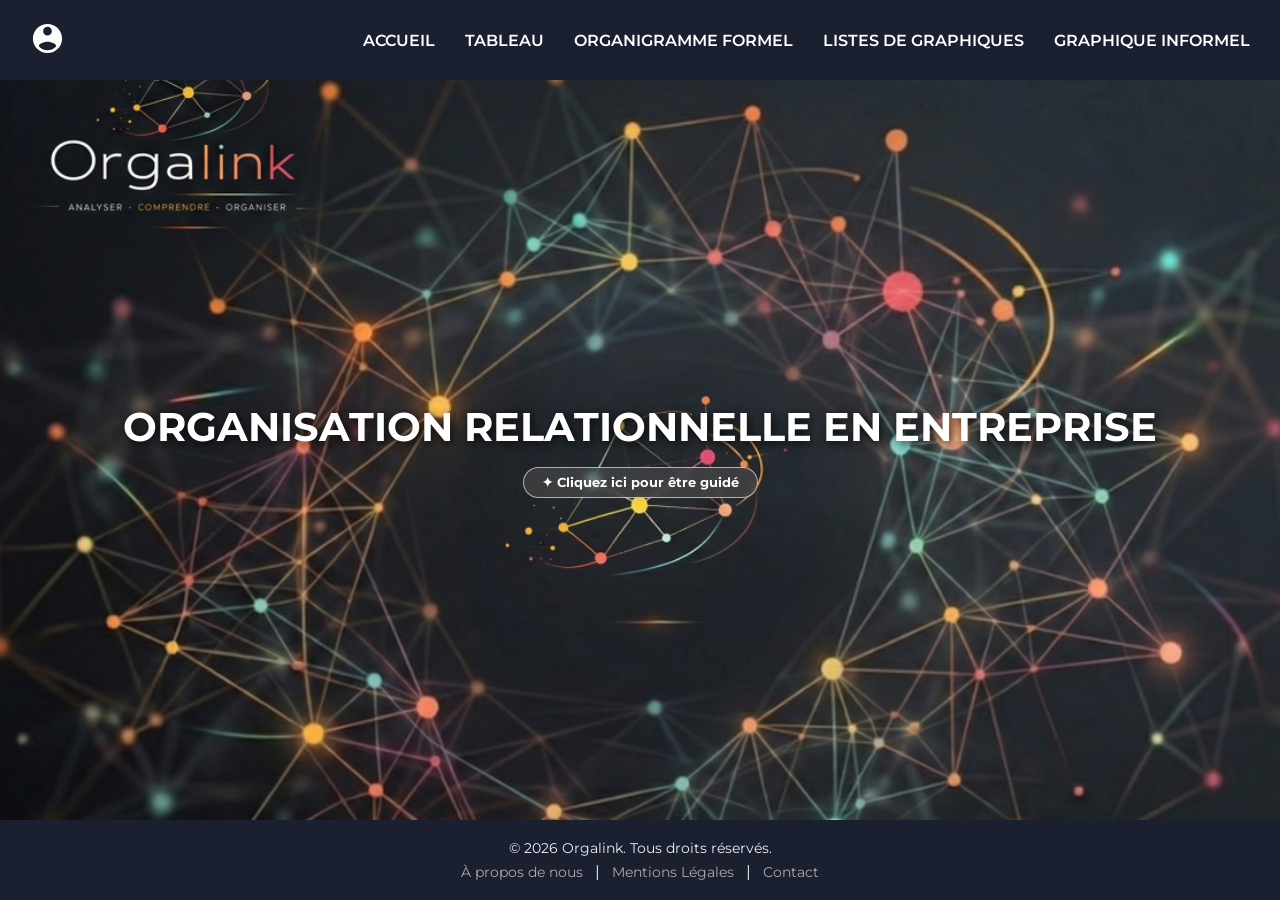
<file: html/index.html>
<!DOCTYPE html>
<html lang="fr">
 
<head>
    <meta charset="UTF-8">
    <meta name="viewport" content="width=device-width, initial-scale=1.0">
    <link href="https://fonts.googleapis.com/css2?family=Montserrat:wght@400;600;700&family=Rajdhani:wght@500;600;700&display=swap" rel="stylesheet">
    <title>Orgalink - Accueil</title>
    <link rel="stylesheet" href="../css/style.css">
</head>
 
<body>
 
    <!-- HEADER -->
    <div class="header">
        <div class="sides">
            <div id="authButtons" class="login-icon"></div>
        </div>

        <nav class="header-nav">
            <a href="../html/index.html">Accueil</a>
            <a href="../html/dashboard.html">Tableau</a>
            <a href="../html/organigramme.html">Organigramme formel</a>
            <a href="../html/admin_view.html">Listes de graphiques</a>
            <a href="../html/test_graph.html">Graphique informel</a>
        </nav>
    </div>
 
    <!-- SECTION IMAGE D'ACCUEIL -->
    <section class="home-banner">
        <div class="info">
            <h1>ORGANISATION RELATIONNELLE EN ENTREPRISE</h1>
        
            <div class="meta">
                <span class="info-bubble">
                    <span class="info-bubble-icon">✦ Cliquez ici pour être guidé</span>
                    <span class="tooltip-text">
                        <strong style="display:block; margin-bottom:8px;">Pour réussir à 100% votre étude de cas :</strong>
                        <div class="tooltip-step"><span class="tooltip-num">1</span> Remplir les acteurs dans l'onglet <em>Tableau</em></div>
                        <div class="tooltip-step"><span class="tooltip-num">2</span> Générer l'organigramme formel</div>
                        <div class="tooltip-step"><span class="tooltip-num">3</span> Générer l'organigramme informel</div>
                        <div class="tooltip-step"><span class="tooltip-num">4</span> Le modifier pour affiner l'analyse des relations sociales</div>
                    </span>
                </span>
            </div>
        </div>
    </section>
 
    <!-- PIED DE PAGE -->
    <footer>
        <div class="footer-content">
            <p>&copy; 2026 Orgalink. Tous droits réservés.</p>
            <nav>
                <a href="../html/about.html">À propos de nous</a> |
                <a href="../html/mentions_legales.html">Mentions Légales</a> |
                <a href="../html/contact.html">Contact</a>
            </nav>
        </div>
    </footer>
 
    <script src="../js/script.js"></script>
 
</body>
</html>
</file>
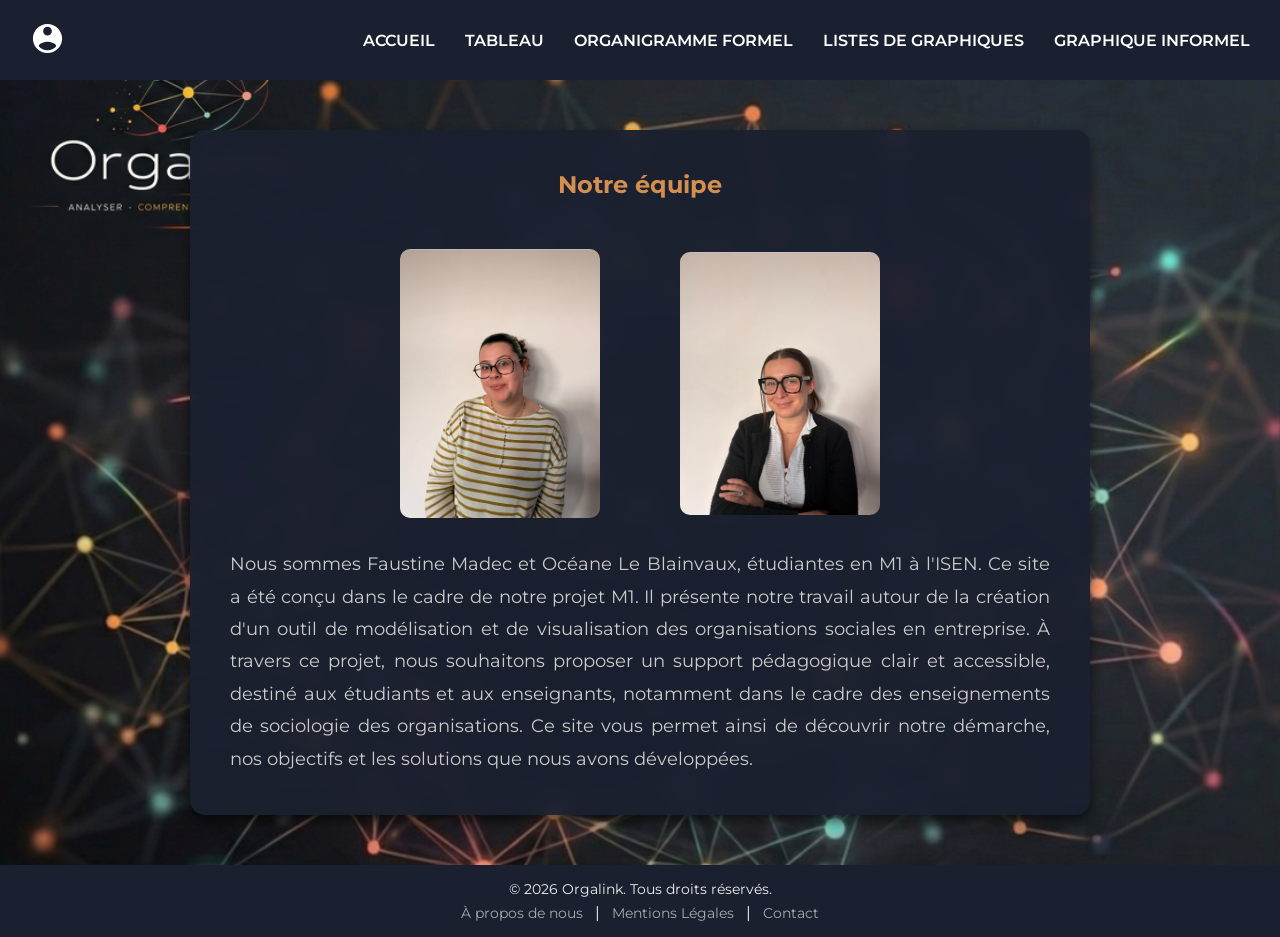
<file: html/about.html>
<!DOCTYPE html>
<html lang="fr">

<head>
    <meta charset="UTF-8">
    <meta name="viewport" content="width=device-width, initial-scale=1.0">
    <title>À propos - ORFI</title>
    <link rel="stylesheet" href="../css/style.css">
    <link rel="stylesheet" href="../css/about.css">
    <link href="https://fonts.googleapis.com/css2?family=Montserrat:wght@400;600;700&family=Rajdhani:wght@500;600;700&display=swap" rel="stylesheet">
</head>

<body>

    <!-- HEADER -->
    <div class="header">
        <div class="sides">
            <div id="authButtons" class="login-icon"></div>
        </div>
        <nav class="header-nav">
            <a href="../html/index.html">Accueil</a>
            <a href="../html/dashboard.html">Tableau</a>
            <a href="../html/organigramme.html">Organigramme formel</a>
            <a href="../html/admin_view.html">Listes de graphiques</a>
            <a href="../html/test_graph.html">Graphique informel</a>
        </nav>
    </div>

    <!-- SECTION À PROPOS -->
    <section class="about-content">
        <h1>Notre équipe</h1>
        <div class="team-images">
            <img src="../image/Faustine.png">
            <img src="../image/Oceane.png">
        </div>
        <p>Nous sommes Faustine Madec et Océane Le Blainvaux, étudiantes en M1 à l'ISEN.
        Ce site a été conçu dans le cadre de notre projet M1. Il présente notre travail autour de la création d'un outil de modélisation et de visualisation des organisations sociales en entreprise.
        À travers ce projet, nous souhaitons proposer un support pédagogique clair et accessible, destiné aux étudiants et aux enseignants, notamment dans le cadre des enseignements de sociologie des organisations.
        Ce site vous permet ainsi de découvrir notre démarche, nos objectifs et les solutions que nous avons développées.</p>
    </section>

    <!-- FOOTER -->
    <footer>
        <div class="footer-content">
            <p>&copy; 2026 Orgalink. Tous droits réservés.</p>
            <nav>
                <a href="../html/about.html">À propos de nous</a> |
                <a href="../html/mentions_legales.html">Mentions Légales</a> |
                <a href="../html/contact.html">Contact</a>
            </nav>
        </div>
    </footer>

    <script src="../js/script.js"></script>

</body>

</html>
</file>
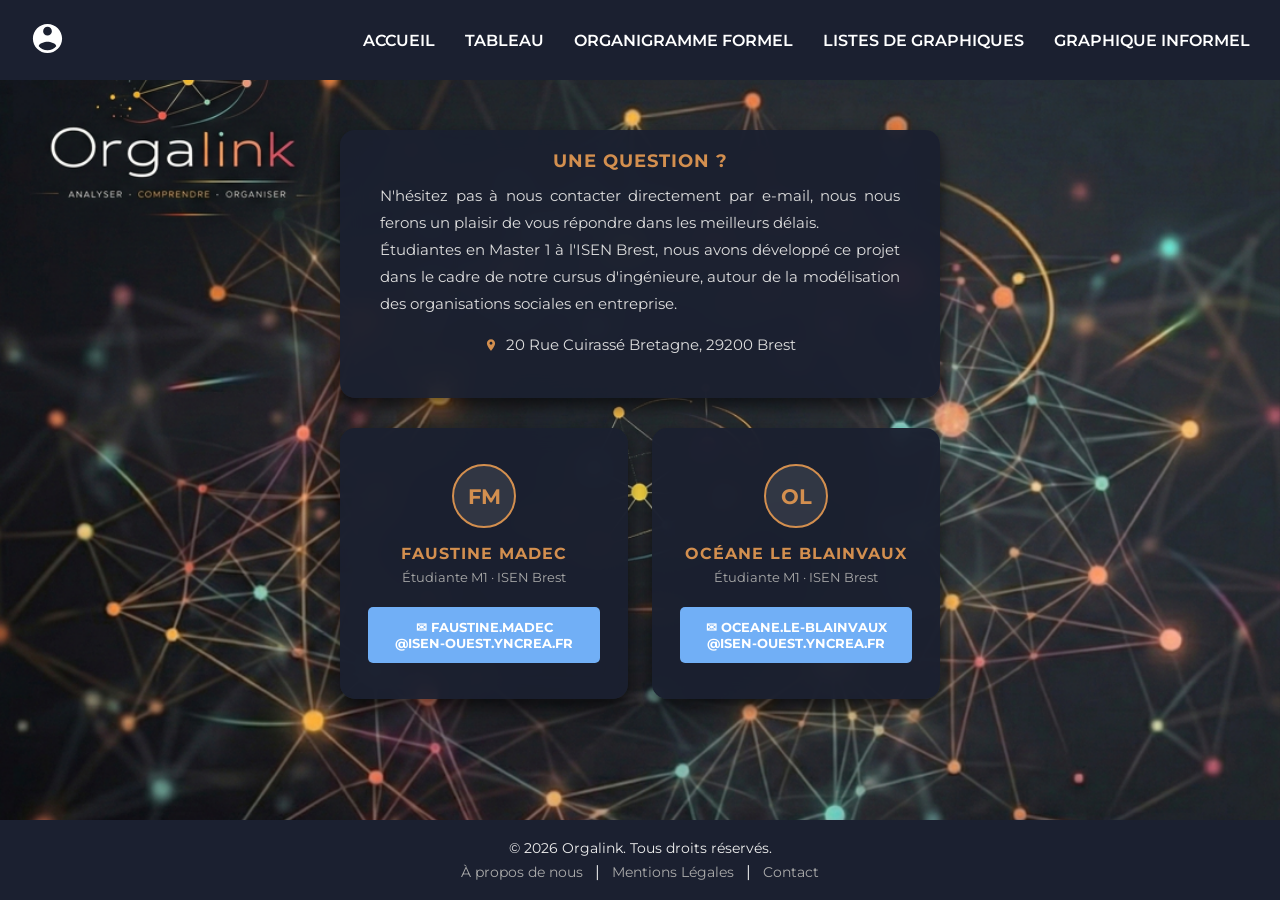
<file: html/contact.html>
<!DOCTYPE html>
<html lang="fr">
 
<head>
    <meta charset="UTF-8">
    <meta name="viewport" content="width=device-width, initial-scale=1.0">
    <title>Contact - Orgalink</title>
    <link rel="stylesheet" href="../css/style.css">
    <link rel="stylesheet" href="../css/contact.css">
    <link href="https://fonts.googleapis.com/css2?family=Montserrat:wght@400;600;700&family=Rajdhani:wght@500;600;700&display=swap" rel="stylesheet">
</head>
 
<body>
 
    <!-- HEADER -->
    <div class="header">
        <div class="sides">
            <div id="authButtons" class="login-icon"></div>
        </div>
        <nav class="header-nav">
            <a href="../html/index.html">Accueil</a>
            <a href="../html/dashboard.html">Tableau</a>
            <a href="../html/organigramme.html">Organigramme formel</a>
            <a href="../html/admin_view.html">Listes de graphiques</a>
            <a href="../html/test_graph.html">Graphique informel</a>
        </nav>
    </div>
 
    <!-- CONTENU -->
    <div class="contact-wrapper">
 
        <!-- CARTE ÉCOLE -->
        <div class="container">
            <div class="faq-item">
                <h3 class="faq-question"> Une question ?</h3>
                <p class="faq-answer">N'hésitez pas à nous contacter directement par e-mail, nous nous ferons un plaisir de vous répondre dans les meilleurs délais.</p>
            </div>

            <div class="faq-item">
                <p class="faq-answer">Étudiantes en Master 1 à l'ISEN Brest, nous avons développé ce projet dans le cadre de notre cursus d'ingénieure, autour de la modélisation des organisations sociales en entreprise.</p>
            </div>

            <p class="address">
                <svg xmlns="http://www.w3.org/2000/svg" width="14" height="14" viewBox="0 0 24 24" fill="#d38f4f">
                    <path d="M12 2C8.13 2 5 5.13 5 9c0 5.25 7 13 7 13s7-7.75 7-13c0-3.87-3.13-7-7-7zm0 9.5c-1.38 0-2.5-1.12-2.5-2.5s1.12-2.5 2.5-2.5 2.5 1.12 2.5 2.5-1.12 2.5-2.5 2.5z"/>
                </svg>
                20 Rue Cuirassé Bretagne, 29200 Brest
            </p>
        </div>
 
        <!-- CARTES ÉQUIPE -->
        <div class="team-grid">
 
            <div class="person-card">
                <div class="avatar">FM</div>
                <h3>Faustine Madec</h3>
                <p class="role">Étudiante M1 · ISEN Brest</p>
                <a class="btn-primary" href="mailto:faustine.madec@isen-ouest.yncrea.fr">
                    ✉ faustine.madec<br>@isen-ouest.yncrea.fr
                </a>
            </div>
 
            <div class="person-card">
                <div class="avatar">OL</div>
                <h3>Océane Le Blainvaux</h3>
                <p class="role">Étudiante M1 · ISEN Brest</p>
                <a class="btn-primary" href="mailto:oceane.le-blainvaux@isen-ouest.yncrea.fr">
                    ✉ oceane.le-blainvaux<br>@isen-ouest.yncrea.fr
                </a>
            </div>
 
        </div>
 
    </div>
 
    <!-- FOOTER -->
    <footer>
        <div class="footer-content">
            <p>&copy; 2026 Orgalink. Tous droits réservés.</p>
            <nav>
                <a href="../html/about.html">À propos de nous</a> |
                <a href="../html/mentions_legales.html">Mentions Légales</a> |
                <a href="../html/contact.html">Contact</a>
            </nav>
        </div>
    </footer>
 
    <script src="../js/script.js"></script>
 
</body>
</html>
</file>
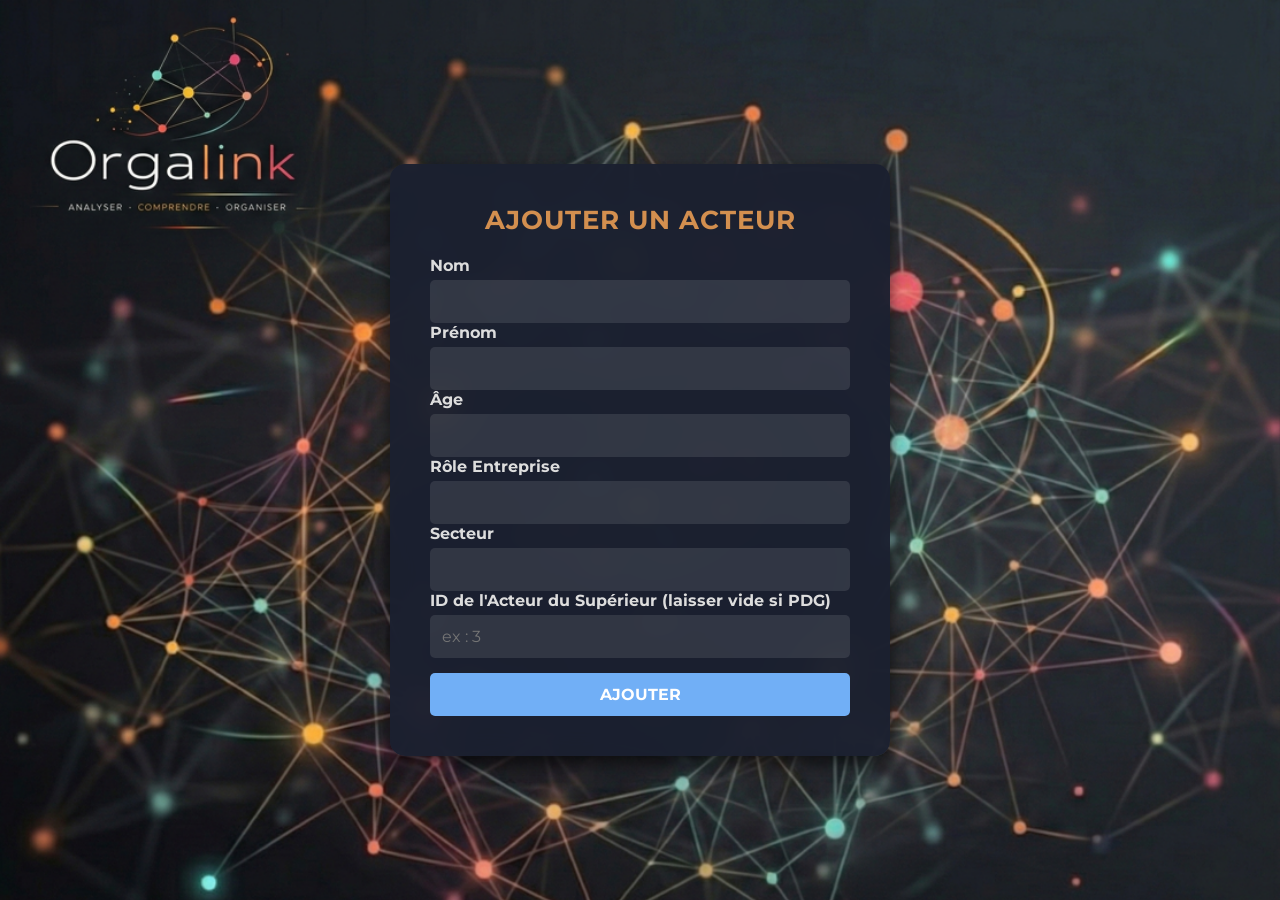
<file: html/create_acteur.html>
<!DOCTYPE html>
<html lang="fr">
<head>
    <meta charset="UTF-8">
    <meta name="viewport" content="width=device-width, initial-scale=1.0">
    <title>Ajouter un Acteur</title>
    <link rel="stylesheet" href="../css/create_acteur.css">
    <link href="https://fonts.googleapis.com/css2?family=Montserrat:wght@400;600;700&family=Rajdhani:wght@500;600;700&display=swap" rel="stylesheet">
</head>
<body>
    <div class="container">
        <h2>Ajouter un Acteur</h2>
        <form id="create-acteur-form">
            <div class="mb-3">
                <label for="nom" class="form-label">Nom</label>
                <input type="text" class="form-control" id="nom" name="nom">
            </div>
            <div class="mb-3">
                <label for="prenom" class="form-label">Prénom</label>
                <input type="text" class="form-control" id="prenom" name="prenom">
            </div>
            <div class="mb-3">
                <label for="age" class="form-label">Âge</label>
                <input type="number" class="form-control" id="age" name="age">
            </div>
            <div class="mb-3">
                <label for="role_entreprise" class="form-label">Rôle Entreprise</label>
                <input type="text" class="form-control" id="role_entreprise" name="role_entreprise">
            </div>
            <div class="mb-3">
                <label for="secteur" class="form-label">Secteur</label>
                <input type="text" class="form-control" id="secteur" name="secteur">
            </div>
            <div class="mb-3">
                <label for="id_superieur" class="form-label">ID de l'Acteur du Supérieur (laisser vide si PDG)</label>
                <input type="number" class="form-control" id="id_superieur" name="id_superieur" placeholder="ex : 3">
            </div>
            
            
            <button type="submit" class="btn btn-primary">Ajouter</button>    
        </form>
    </div>

    <script src="../js/dashboard_script.js"></script>
</body>
</html>
</file>
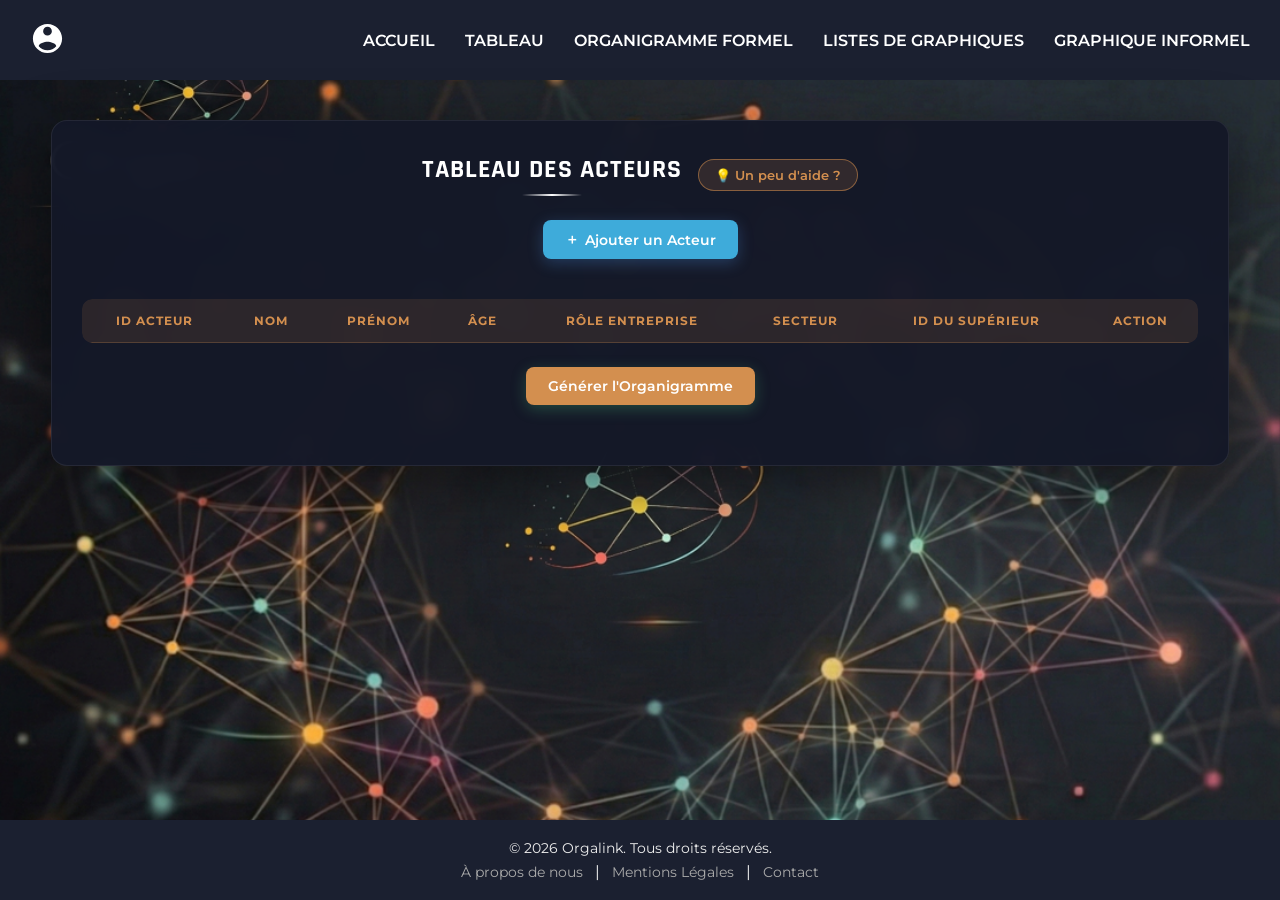
<file: html/dashboard.html>
<!DOCTYPE html>
<html lang="fr">
<head>
    <meta charset="UTF-8">
    <meta name="viewport" content="width=device-width, initial-scale=1.0">
    <title>Dashboard - Tableau des Acteurs</title>
    <link rel="stylesheet" href="../css/style.css">
    <link rel="stylesheet" href="../css/dashboard.css">
    <link href="https://fonts.googleapis.com/css2?family=Montserrat:wght@400;600;700&family=Rajdhani:wght@500;600;700&display=swap" rel="stylesheet">
</head>
<body>
 
    <div class="header">
        <div class="sides">
            <div id="authButtons" class="login-icon"></div>            
        </div>
        <nav class="header-nav">
            <a href="../html/index.html">Accueil</a>
            <a href="../html/dashboard.html">Tableau</a>
            <a href="../html/organigramme.html">Organigramme formel</a>
            <a href="../html/admin_view.html">Listes de graphiques</a>
            <a href="../html/test_graph.html">Graphique informel</a>
        </nav>
    </div>
 
    <div class="page-wrapper">
        <div class="container">
 
            <!-- TITRE + BOUTON AIDE -->
            <div class="title-row">
                <h2 class="mb-4">Tableau des Acteurs</h2>
                <span class="aide-bubble">
                    <span class="aide-bubble-icon">💡 Un peu d'aide ?</span>
                    <span class="aide-tooltip">
                        <strong>Consignes de saisie</strong>
                        <div class="aide-step"><span class="aide-num">1</span> Commencez par le dirigeant principal en premier.</div>
                        <div class="aide-step"><span class="aide-num">2</span> Notez son ID Acteur avant de créer les suivants.</div>
                        <div class="aide-step"><span class="aide-num">3</span> Pour chaque acteur, renseignez l'ID acteur de leur supéreur précedemment récupéré.</div>
                        <div class="aide-step"><span class="aide-num">4</span> Puis descendez dans la hiérarchie niveau par niveau.</div>
                    </span>
                </span>
            </div>
 
            <a class="btn btn-primary" href="create_acteur.html" role="button">
                <span>＋</span> Ajouter un Acteur
            </a>
            
            <div class="table-container">
                <table class="table" id="table-acteurs">    
                    <thead>
                        <tr>
                            <th>ID Acteur</th>
                            <th>Nom</th>
                            <th>Prénom</th>
                            <th>Âge</th>
                            <th>Rôle Entreprise</th>
                            <th>Secteur</th>
                            <th>ID du Supérieur</th>
                            <th>Action</th>
                        </tr>
                    </thead>
                    <tbody></tbody>
                </table>
            </div>
 
            <button class="btn btn-success" onclick="window.location.href='organigramme.html';" role="button">
                Générer l'Organigramme
            </button>
        </div>
    </div>
 
    <footer>
        <div class="footer-content">
            <p>&copy; 2026 Orgalink. Tous droits réservés.</p>
            <nav>
                <a href="../html/about.html">À propos de nous</a> |
                <a href="../html/mentions_legales.html">Mentions Légales</a> |
                <a href="../html/contact.html">Contact</a>
            </nav>
        </div>
    </footer>
    
    <script src="../js/script.js"></script>
    <script src="../js/dashboard_script.js"></script>
</body>
</html>
</file>
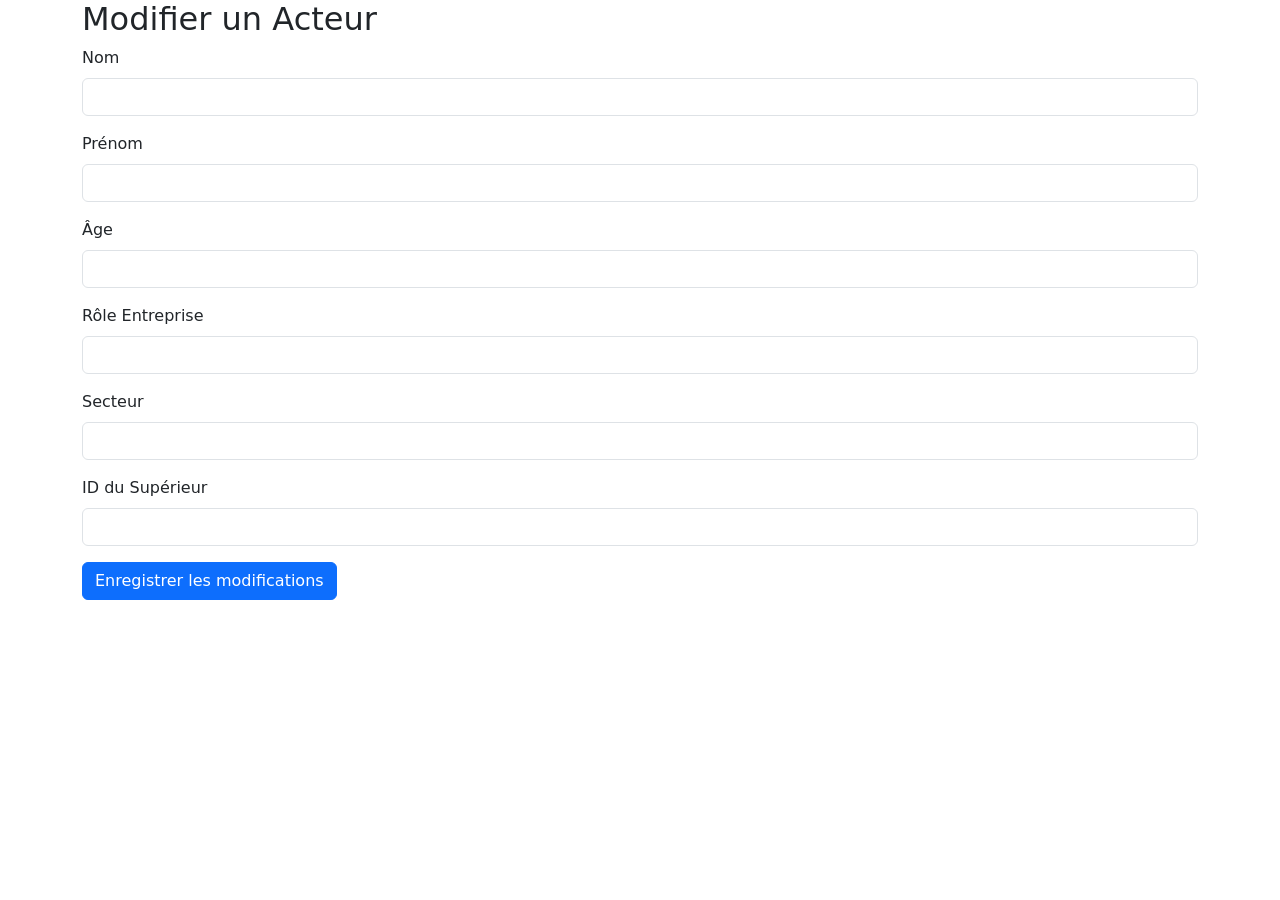
<file: html/edit_acteur.html>
<!DOCTYPE html>
<html lang="fr">
<head>
    <meta charset="UTF-8">
    <meta name="viewport" content="width=device-width, initial-scale=1.0">
    <title>Modifier un Acteur</title>
    <link rel="stylesheet" href="https://cdn.jsdelivr.net/npm/bootstrap@5.3.3/dist/css/bootstrap.min.css">
    <link href="https://fonts.googleapis.com/css2?family=Montserrat:wght@400;600;700&family=Rajdhani:wght@500;600;700&display=swap" rel="stylesheet">
</head>
<body>
    <div class="container">
        <h2>Modifier un Acteur</h2>
        <form id="edit-acteur-form">
            <input type="hidden" id="id_acteur" name="id_acteur"> <!-- Champ caché pour l'ID -->

            <div class="mb-3">
                <label for="nom" class="form-label">Nom</label>
                <input type="text" class="form-control" id="nom" name="nom">
            </div>
            <div class="mb-3">
                <label for="prenom" class="form-label">Prénom</label>
                <input type="text" class="form-control" id="prenom" name="prenom">
            </div>
            <div class="mb-3">
                <label for="age" class="form-label">Âge</label>
                <input type="number" class="form-control" id="age" name="age">
            </div>
            <div class="mb-3">
                <label for="role_entreprise" class="form-label">Rôle Entreprise</label>
                <input type="text" class="form-control" id="role_entreprise" name="role_entreprise">
            </div>
            <div class="mb-3">
                <label for="secteur" class="form-label">Secteur</label>
                <input type="text" class="form-control" id="secteur" name="secteur">
            </div>
            <div class="mb-3">
                <label for="id_superieur" class="form-label">ID du Supérieur</label>
                <input type="number" class="form-control" id="id_superieur" name="id_superieur">
            </div>
            <button type="submit" class="btn btn-primary">Enregistrer les modifications</button>
        </form>
    </div>

    <script src="../js/edit_acteur.js"></script>
</body>
</html>
</file>
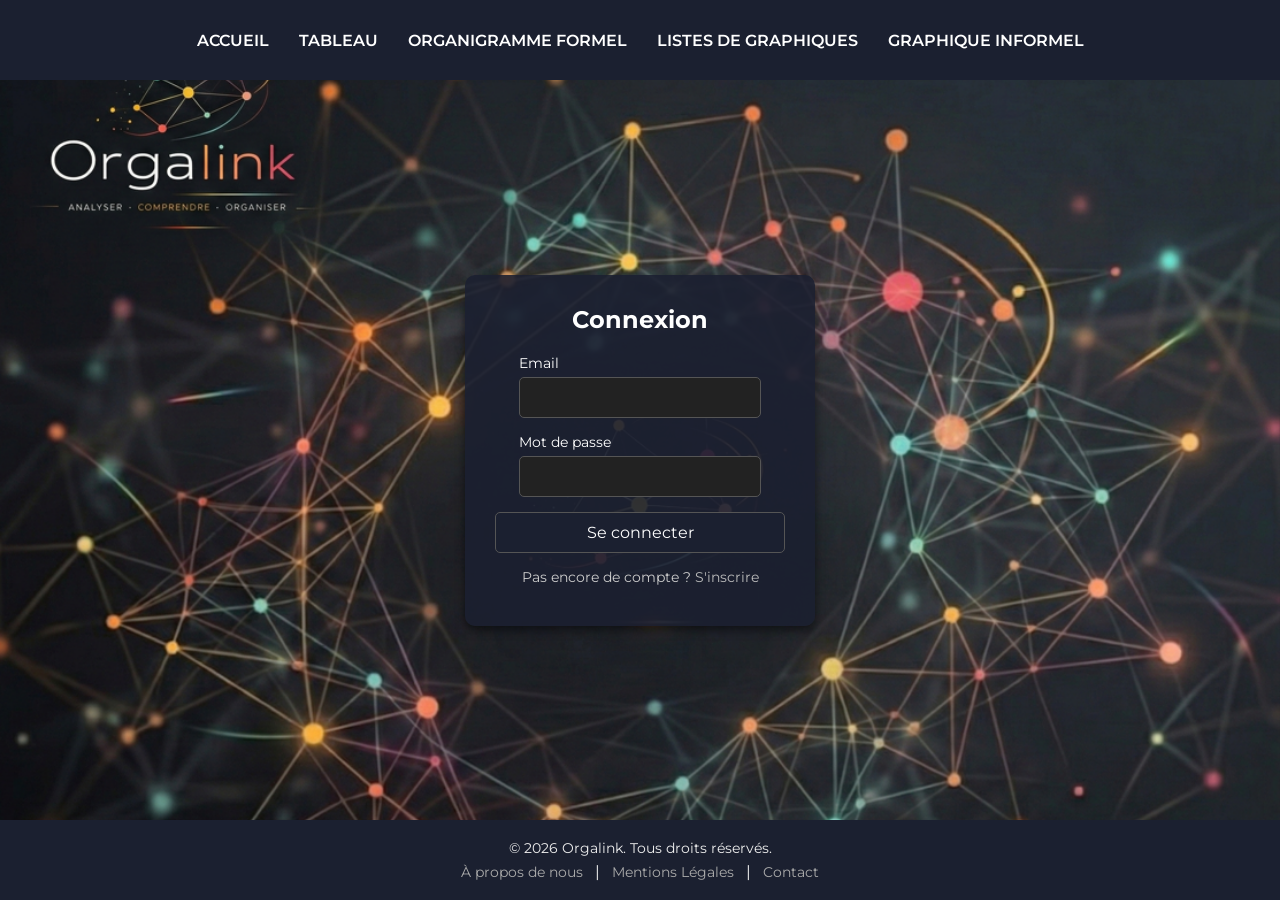
<file: html/login.html>
<!DOCTYPE html>
<html lang="fr">

<head>
  <meta charset="UTF-8" />
  <meta name="viewport" content="width=device-width, initial-scale=1.0" />
  <title>Connexion - ORFI</title>
  <link rel="stylesheet" href="../css/login.css" />
  <link href="https://fonts.googleapis.com/css2?family=Montserrat:wght@400;600;700&family=Rajdhani:wght@500;600;700&display=swap" rel="stylesheet">
  <style>
    
    #menuDialog {
      z-index: 1;
      display: none;
    }

    .signup-text a {
      color: #bbb;
      text-decoration: none;
      cursor: pointer;
    }

    .signup-text a:hover {
      color: #fff;
    }
  </style>
</head>

<body>
  <!-- HEADER -->
    <div class="header">
        <div class="sides">
            
        </div>

        <nav class="header-nav">
            <a href="../html/index.html">Accueil</a>
            <a href="../html/dashboard.html">Tableau</a>
            <a href="../html/organigramme.html">Organigramme formel</a>
            <a href="../html/admin_view.html">Listes de graphiques</a>
            <a href="../html/test_graph.html">Graphique informel</a>
        </nav>
    </div>

  <!-- FORMULAIRE DE CONNEXION -->
  <div class="login-container">
    <div class="login-box">
      <h2>Connexion</h2>

      <form id="login-form" method="post">
        <div class="input-group">
          <label for="email">Email</label>
          <input type="email" id="email" name="email" required />
        </div>

        <div class="input-group">
          <label for="password">Mot de passe</label>
          <input type="password" id="password" name="password" required />
        </div>

        <button type="submit" class="btn">Se connecter</button>

        
        <p class="signup-text">
          Pas encore de compte ?
          <a href="signup.html">S'inscrire</a>
        </p>
      </form>
    </div>
  </div>


  <!-- FOOTER -->
  <footer>
    <div class="footer-content">
      <p>&copy; 2026 Orgalink. Tous droits réservés.</p>
      <nav>
        <a href="../html/about.html">À propos de nous</a> |
        <a href="../html/mentions_legales.html">Mentions Légales</a> |
        <a href="../html/contact.html">Contact</a>
      </nav>
    </div>
  </footer>

  <script src="../js/login.js"></script>
</body>

</html>
</file>
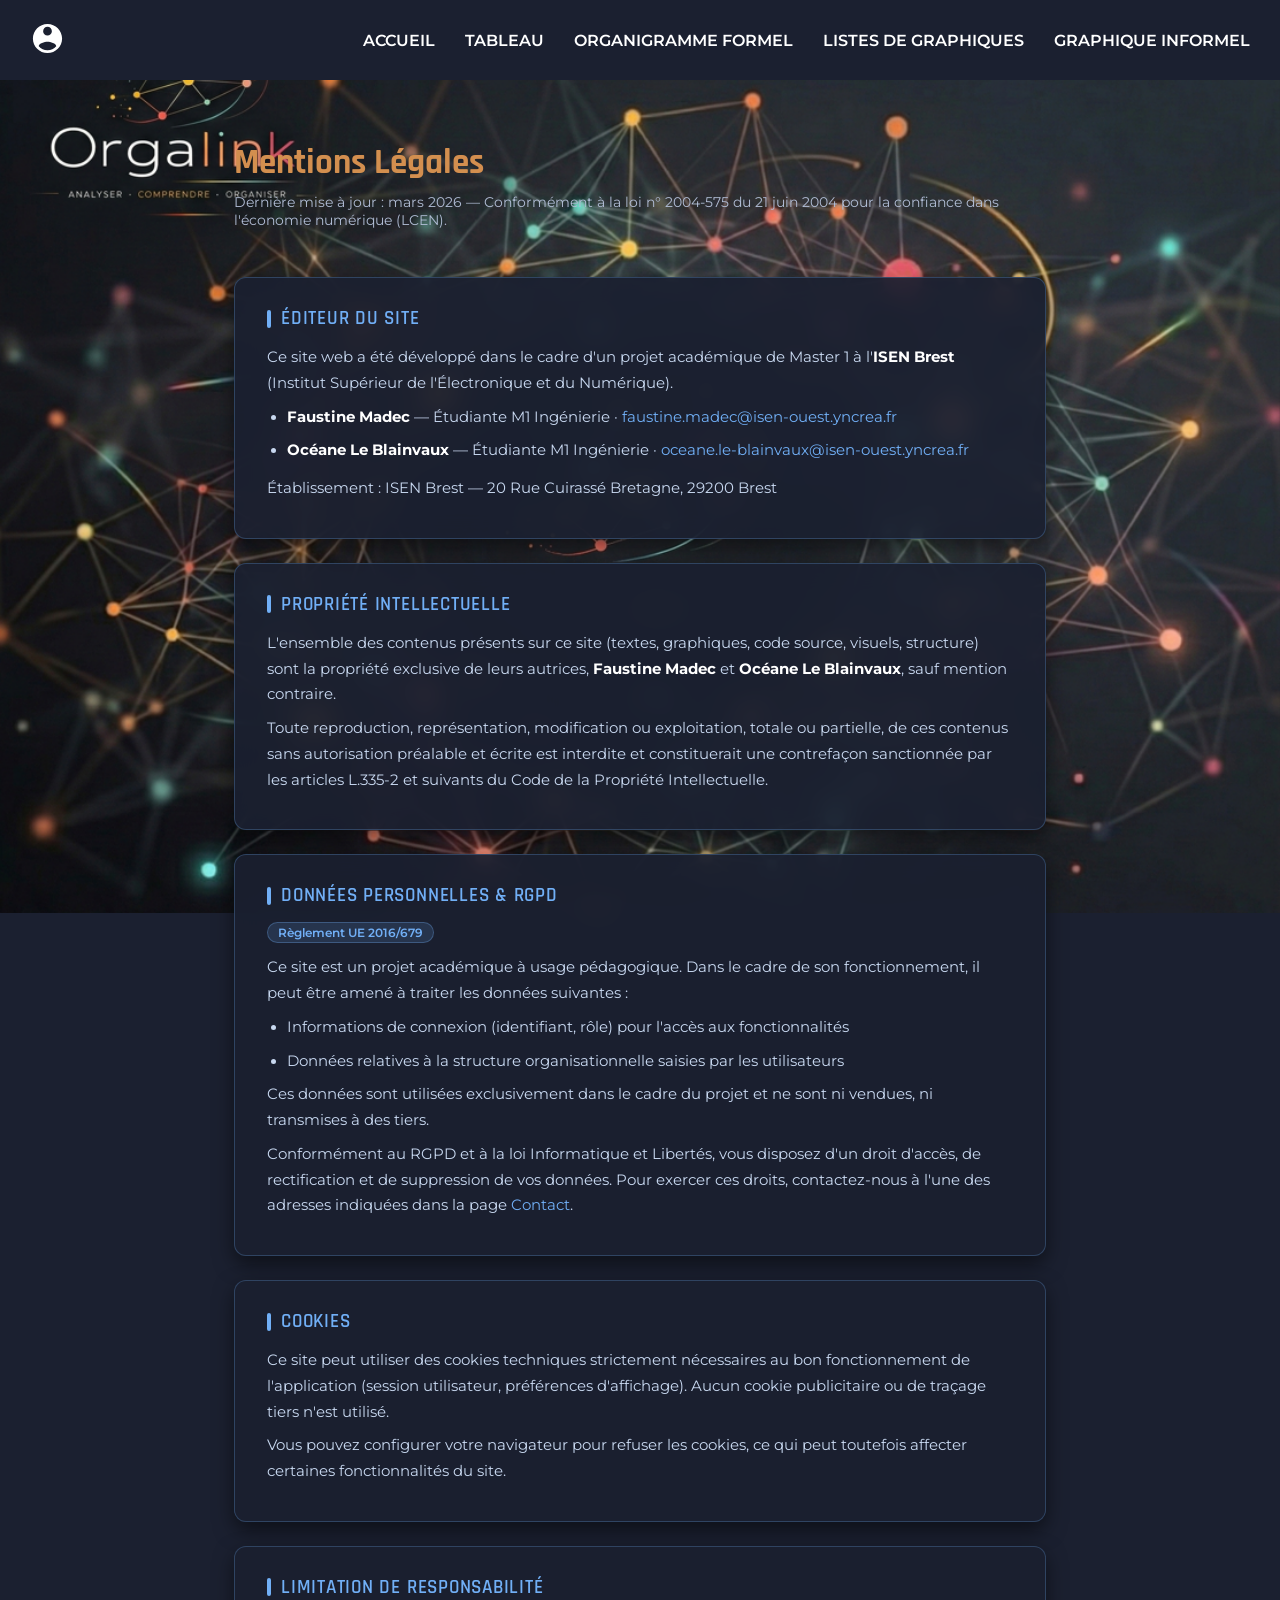
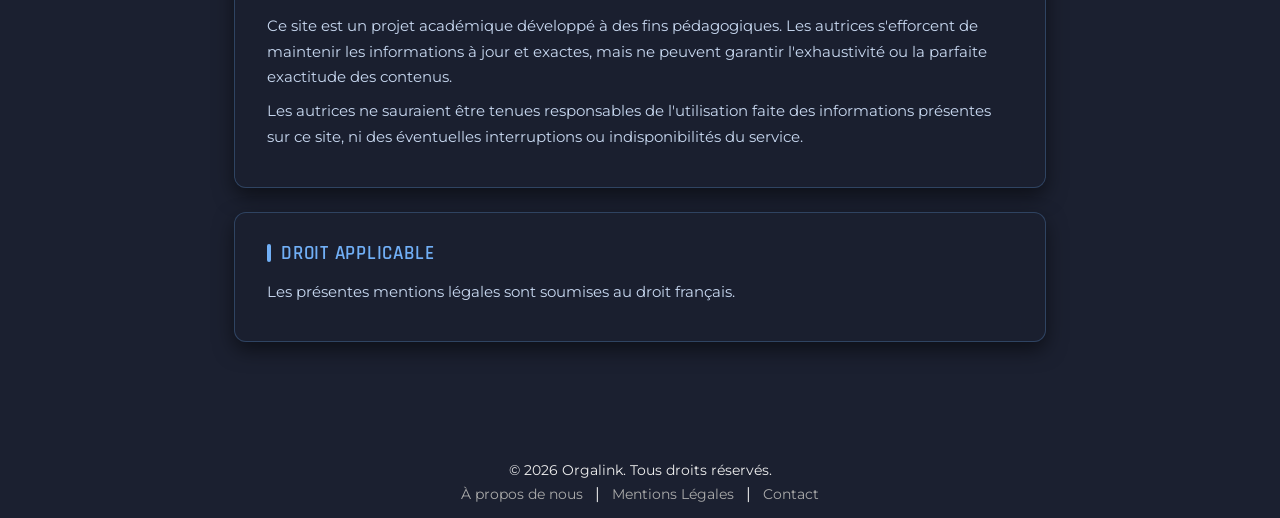
<file: html/mentions_legales.html>
<!DOCTYPE html>
<html lang="fr">

<head>
    <meta charset="UTF-8">
    <meta name="viewport" content="width=device-width, initial-scale=1.0">
    <title>Mentions Légales - Orgalink</title>
    <link rel="stylesheet" href="../css/style.css">
    <link rel="stylesheet" href="../css/mentions_legales.css">
    <link href="https://fonts.googleapis.com/css2?family=Montserrat:wght@400;600;700&family=Rajdhani:wght@500;600;700&display=swap" rel="stylesheet">
</head>

<body>

    <!-- HEADER -->
    <div class="header">
        <div class="sides">
            <div id="authButtons" class="login-icon"></div>
        </div>
        <nav class="header-nav">
            <a href="../html/index.html">Accueil</a>
            <a href="../html/dashboard.html">Tableau</a>
            <a href="../html/organigramme.html">Organigramme formel</a>
            <a href="../html/admin_view.html">Listes de graphiques</a>
            <a href="../html/test_graph.html">Graphique informel</a>
        </nav>
    </div>

    <!-- CONTENU -->
    <div class="mentions-wrapper">

        <h1 class="mentions-title">Mentions Légales</h1>
        <p class="mentions-subtitle">Dernière mise à jour : mars 2026 — Conformément à la loi n° 2004-575 du 21 juin 2004 pour la confiance dans l'économie numérique (LCEN).</p>

        <!-- 1. Éditeur -->
        <div class="mentions-section">
            <h2>Éditeur du site</h2>
            <p>Ce site web a été développé dans le cadre d'un projet académique de Master 1 à l'<strong>ISEN Brest</strong> (Institut Supérieur de l'Électronique et du Numérique).</p>
            <ul>
                <li><strong>Faustine Madec</strong> — Étudiante M1 Ingénierie · <a href="mailto:faustine.madec@isen-ouest.yncrea.fr">faustine.madec@isen-ouest.yncrea.fr</a></li>
                <li><strong>Océane Le Blainvaux</strong> — Étudiante M1 Ingénierie · <a href="mailto:oceane.le-blainvaux@isen-ouest.yncrea.fr">oceane.le-blainvaux@isen-ouest.yncrea.fr</a></li>
            </ul>
            <p style="margin-top:12px;">Établissement : ISEN Brest — 20 Rue Cuirassé Bretagne, 29200 Brest</p>
        </div>


        <!-- 3. Propriété intellectuelle -->
        <div class="mentions-section">
            <h2>Propriété intellectuelle</h2>
            <p>L'ensemble des contenus présents sur ce site (textes, graphiques, code source, visuels, structure) sont la propriété exclusive de leurs autrices, <strong>Faustine Madec</strong> et <strong>Océane Le Blainvaux</strong>, sauf mention contraire.</p>
            <p>Toute reproduction, représentation, modification ou exploitation, totale ou partielle, de ces contenus sans autorisation préalable et écrite est interdite et constituerait une contrefaçon sanctionnée par les articles L.335-2 et suivants du Code de la Propriété Intellectuelle.</p>
        </div>

        <!-- 4. Données personnelles -->
        <div class="mentions-section">
            <h2>Données personnelles &amp; RGPD</h2>
            <span class="tag">Règlement UE 2016/679</span>
            <p>Ce site est un projet académique à usage pédagogique. Dans le cadre de son fonctionnement, il peut être amené à traiter les données suivantes :</p>
            <ul>
                <li>Informations de connexion (identifiant, rôle) pour l'accès aux fonctionnalités</li>
                <li>Données relatives à la structure organisationnelle saisies par les utilisateurs</li>
            </ul>
            <p>Ces données sont utilisées exclusivement dans le cadre du projet et ne sont ni vendues, ni transmises à des tiers.</p>
            <p>Conformément au RGPD et à la loi Informatique et Libertés, vous disposez d'un droit d'accès, de rectification et de suppression de vos données. Pour exercer ces droits, contactez-nous à l'une des adresses indiquées dans la page <a href="../html/contact.html">Contact</a>.</p>
        </div>

        <!-- 5. Cookies -->
        <div class="mentions-section">
            <h2>Cookies</h2>
            <p>Ce site peut utiliser des cookies techniques strictement nécessaires au bon fonctionnement de l'application (session utilisateur, préférences d'affichage). Aucun cookie publicitaire ou de traçage tiers n'est utilisé.</p>
            <p>Vous pouvez configurer votre navigateur pour refuser les cookies, ce qui peut toutefois affecter certaines fonctionnalités du site.</p>
        </div>

        <!-- 6. Responsabilité -->
        <div class="mentions-section">
            <h2>Limitation de responsabilité</h2>
            <p>Ce site est un projet académique développé à des fins pédagogiques. Les autrices s'efforcent de maintenir les informations à jour et exactes, mais ne peuvent garantir l'exhaustivité ou la parfaite exactitude des contenus.</p>
            <p>Les autrices ne sauraient être tenues responsables de l'utilisation faite des informations présentes sur ce site, ni des éventuelles interruptions ou indisponibilités du service.</p>
        </div>

        <!-- 7. Droit applicable -->
        <div class="mentions-section">
            <h2>Droit applicable</h2>
            <p>Les présentes mentions légales sont soumises au droit français. </p>
        </div>

    </div>

    <!-- FOOTER -->
    <footer>
        <div class="footer-content">
            <p>&copy; 2026 Orgalink. Tous droits réservés.</p>
            <nav>
                <a href="../html/about.html">À propos de nous</a> |
                <a href="../html/mentions_legales.html">Mentions Légales</a> |
                <a href="../html/contact.html">Contact</a>
            </nav>
        </div>
    </footer>

    <script src="../js/script.js"></script>

</body>
</html>
</file>
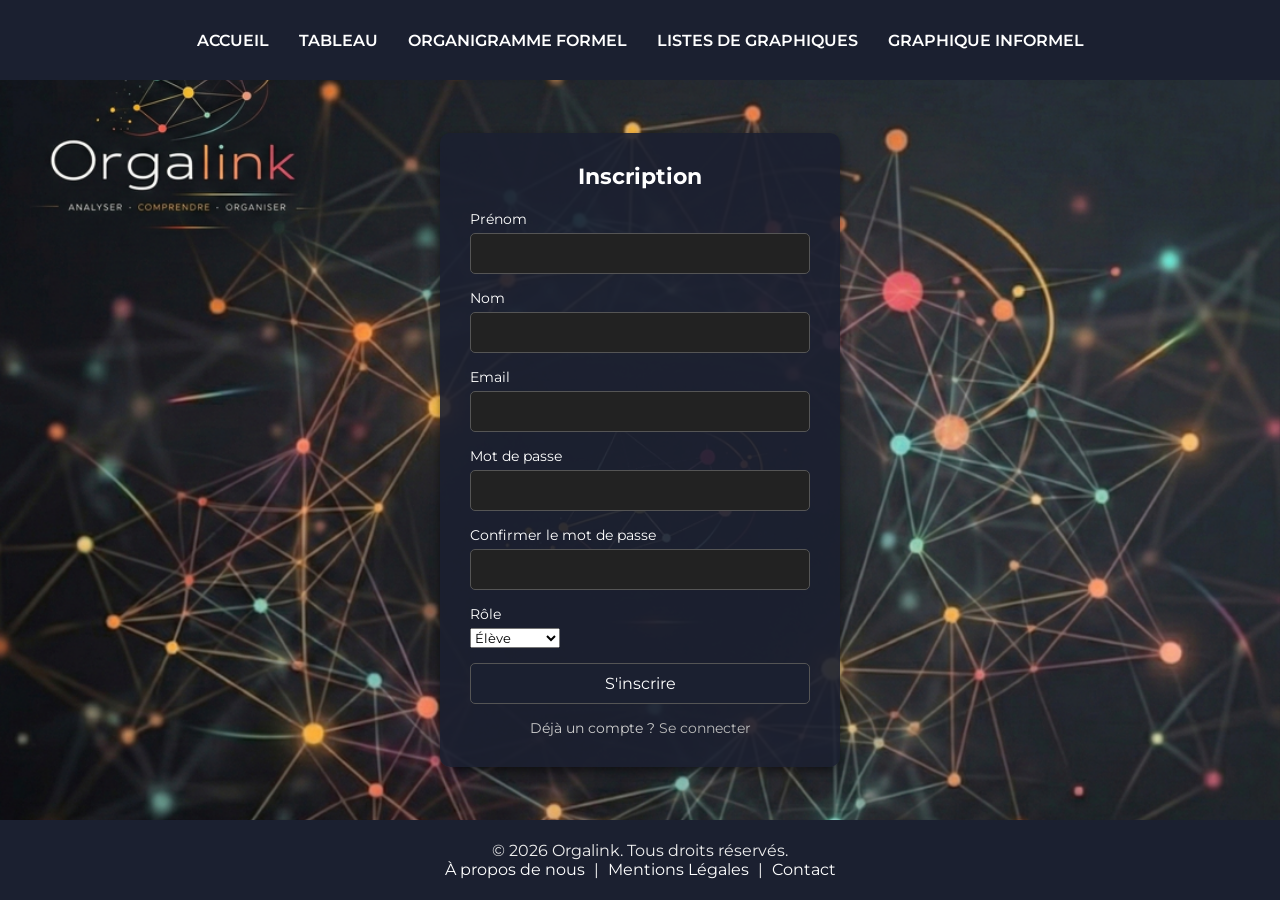
<file: html/signup.html>
<!DOCTYPE html>
<html lang="fr">

<head>
    <meta charset="UTF-8">
    <meta name="viewport" content="width=device-width, initial-scale=1.0">
    <title>Inscription - Orgalink</title>
    <link rel="stylesheet" href="../css/signup.css">
    <link href="https://fonts.googleapis.com/css2?family=Montserrat:wght@400;600;700&family=Rajdhani:wght@500;600;700&display=swap" rel="stylesheet">
</head>

<body>

    <!-- HEADER -->
    <div class="header">
        <div class="sides">
            <div id="authButtons" class="login-icon"></div>
        </div>

        <nav class="header-nav">
            <a href="../html/index.html">Accueil</a>
            <a href="../html/dashboard.html">Tableau</a>
            <a href="../html/organigramme.html">Organigramme formel</a>
            <a href="../html/admin_view.html">Listes de graphiques</a>
            <a href="../html/test_graph.html">Graphique informel</a>
        </nav>
    </div>
    
    <!-- FORMULAIRE D'INSCRIPTION -->
    <div class="signup-container">
        <div class="signup-box">
            <h2>Inscription</h2>

            <form action="../php/signup.php" method="POST">
                <div class="input-group">
                    <label for="firstname">Prénom</label>
                    <input type="text" id="firstname" name="firstname" required>
                </div>

                <div class="input-group">
                    <label for="lastname">Nom</label>
                    <input type="text" id="lastname" name="lastname" required>
                </div>

                <div class="input-group">
                    <label for="email">Email</label>
                    <input type="email" id="email" name="email" required>
                </div>

                <div class="input-group password-group">
                    <label for="password">Mot de passe</label>
                    <input type="password" id="password" name="password" required>
                    <span class="toggle-password" onclick="togglePassword('password')">👁</span>
                </div>

                <div class="input-group password-group">
                    <label for="confirm_password">Confirmer le mot de passe</label>
                    <input type="password" id="confirm_password" name="confirm_password" required>
                    <span class="toggle-password" onclick="togglePassword('confirm_password')">👁</span>
                </div>
                
                <div class="input-group">
                    <label for="role">Rôle</label>
                    <select id="role" name="role" required>
                        <option value="eleve">Élève</option> 
                        <option value="prof">Professeur</option> 
                    </select>
                </div>
                
                <button type="submit" name="submit" class="btn">S'inscrire</button>

                <p class="login-text">Déjà un compte ? <a href="../html/login.html">Se connecter</a></p>
            </form>
        </div>
    </div>
    
    <!-- MENU DÉROULANT -->
    <dialog id="menuDialog">
        <a href="../html/index.html">Accueil</a>
        <a href="#">Tableau</a>
        <a href="#">Organigramme</a>
    </dialog>

    <!-- FOOTER -->
    <footer>
        <div class="footer-content">
            <p>&copy; 2026 Orgalink. Tous droits réservés.</p>
            <nav>
                <a href="../html/about.html">À propos de nous</a> |
                <a href="../html/mentions_legales.html">Mentions Légales</a> |
                <a href="../html/contact.html">Contact</a>
            </nav>
        </div>
    </footer>

    <script src="../js/signup.js"></script>

</body>

</html>
</file>
<file: css/style.css>
* {
margin: 0;
padding: 0;
box-sizing: border-box;
font-family: "Montserrat", sans-serif;
}
html, body {
margin: 0;
padding: 0;
height: 100vh;
display: flex;
flex-direction: column;
}

/* ===== HEADER ===== */
.header {
display: flex;
align-items: center;
justify-content: space-between; /* ← clé : répartit les 3 zones */
background: #1B2030;
width: 100%;
padding: 0 30px;
min-height: 80px;
}

/* Zone gauche : boutons auth */
.sides {
display: flex;
align-items: center;
min-width: 220px; /* Réserve de l'espace fixe à gauche */
}

/* Zone centrale : navigation */
.header-nav {
display: flex;
gap: 30px;
list-style: none;
}

.header-nav a {
color: #FFFFFF;
text-decoration: none;
font-weight: 600;
font-size: 1rem;
text-transform: uppercase;
transition: color 0.3s ease, transform 0.2s;
}

.header-nav a:hover {
color: #8A2BE2;
transform: translateY(-2px);
}

/* Icône / boutons login */
.login-icon {
display: flex;
align-items: center;
gap: 12px;
cursor: pointer;
}

.login-icon svg,
.login-icon img {
width: 35px;
height: 35px;
filter: brightness(0) invert(1);
}

/* Style pour le texte "Bonjour X" et "Se déconnecter" générés par script.js */
.login-icon a,
.login-icon span,
.login-icon button {
color: #FFFFFF;
font-size: 0.85rem;
font-weight: 600;
text-decoration: none;
background: none;
border: none;
cursor: pointer;
font-family: "Montserrat", sans-serif;
transition: color 0.2s;
white-space: nowrap;
}

.login-icon a:hover,
.login-icon span:hover,
.login-icon button:hover {
color: #3bbbd1;
}

/* Séparateur visuel discret entre "Bonjour X" et "Se déconnecter" */
.login-icon a + a,
.login-icon span + a,
.login-icon a + button {
padding-left: 10px;
border-left: 1px solid rgba(255,255,255,0.25);
margin-left: 2px;
}

/* ===== BANNER ===== */
.home-banner {
flex: 1;
display: flex;
flex-direction: column;
justify-content: center;
align-items: center;
background-image: url('../image/image_fond.png');
background-size: cover;
background-attachment: fixed;
width: 100%;
height: 100%;
text-align: center;
color: white;
}

.info {
text-align: center;
color: white;
text-shadow: 2px 2px 10px rgba(0,0,0,0.8);
}

.info h1 {
font-size: 2.5rem;
font-weight: bold;
margin-bottom: 10px;
}

/* ===== FOOTER ===== */
footer {
background: #1B2030;
color: #eee;
text-align: center;
padding: 15px 10px;
width: 100%;
height: 80px;
display: flex;
flex-direction: column;
justify-content: center;
margin-top: auto;
}

.footer-content p {
margin: 0;
font-size: 14px;
}

.footer-content nav {
margin-top: 5px;
}

.footer-content a {
color: #aaa;
text-decoration: none;
font-size: 14px;
margin: 0 8px;
}

.footer-content a:hover {
color: #fff;
text-decoration: underline;
}

.meta a {
color: white !important;
text-decoration: none;
}

.meta a:hover {
text-decoration: underline;
}

.meta img {
max-width: 50px;
height: auto;
display: block;
margin: 10px auto;
}

/* ===== TOOLTIP / INFO BULLE ===== */
.meta {
display: flex;
justify-content: center;
margin-top: 16px;
}

.info-bubble {
display: inline-flex;
align-items: center;
justify-content: center;
padding: 8px 18px;
background: rgba(76, 75, 75, 0.6);
border: 1.5px solid rgba(255, 255, 255, 0.6);
border-radius: 25px;
cursor: help;
position: relative;
transition: background 0.2s ease, border-color 0.2s ease;
backdrop-filter: blur(4px);
text-shadow: none;
white-space: nowrap;
}

.info-bubble:hover {
background: rgba(59, 187, 225, 0.5);
border-color: #2bc2e7;
}

.info-bubble-icon {
color: white;
font-size: 13px;
font-weight: 700;
font-family: "Montserrat", sans-serif;
line-height: 1;
text-shadow: none;
user-select: none;
}

.tooltip-text {
visibility: hidden !important;
opacity: 0;
width: 280px;
background: rgba(15, 17, 35, 0.97);
color: #e8e8f0;
font-size: 13px;
font-weight: 400;
line-height: 1.6;
border-radius: 10px;
padding: 12px 16px;
border: 1px solid rgba(59, 187, 225, 0.5);
box-shadow: 0 8px 30px rgba(0, 0, 0, 0.6);
position: absolute;
bottom: calc(100% + 14px);
left: 50%;
transform: translateX(-50%) translateY(8px);
transition: opacity 0.25s ease, transform 0.25s ease, visibility 0s linear 0.25s;
z-index: 9999;
text-align: left;
text-shadow: none !important;
pointer-events: none;
white-space: normal;
}

.tooltip-text::after {
display: block;
content: '';
position: absolute;
top: 100%;
left: 50%;
transform: translateX(-50%);
border: 7px solid transparent;
border-top-color: rgba(59, 187, 225, 0.5);
}

.info-bubble:hover .tooltip-text {
visibility: visible !important;
opacity: 1;
transform: translateX(-50%) translateY(0);
transition: opacity 0.25s ease, transform 0.25s ease, visibility 0s linear 0s;
}
</file>
<file: css/about.css>
.about-content {
    width: 80%;
    max-width: 900px;
    background: rgba(27, 32, 48, 0.95);
    color: white;
    padding: 40px;
    border-radius: 15px;
    backdrop-filter: blur(10px);
    box-shadow: 0 6px 12px rgba(0,0,0,0.6);
    margin: 50px auto;
    text-align: justify;
    display : flex;
    flex-direction : column;
}
.about-content img {
      /* règle générale supprimée ou vidée */
}
body {
    display: flex;
    flex-direction: column;
    min-height: 100vh;
    background-image: url('../image/image_fond.png');
    background-attachment: fixed; 
    background-size: cover;
    margin : 0; 
}

.about-content h1 {
    text-align: center;
    color: #d38f4f;
    margin-bottom: 20px;
}

.about-content p, 
.about-content ul {
    font-size: 18px;
    line-height: 1.8;
    color: #ccc;
}

.about-content ul {
    list-style: none;
    padding-left: 20px;
}

.about-content ul li {
    padding-left: 30px;
    position: relative;
    margin-bottom: 10px;
}

.about-content ul li:before {
    content: "✔";
    color: #71aff6;
    font-weight: bold;
    position: absolute;
    left: 0;
    top: 2px;
}

.team-images {
    display: flex;
    justify-content: center; /* une à gauche, une à droite */
    align-items: center;
    margin: 30px 0;
    gap : 80px;
}

.team-images img {
    width: 200px;
    border-radius: 10px;
    border: none;
    outline: none;
    box-shadow: none;
}

/* Ciblage des éléments de ton header */
.header-user-info {
    display: flex;
    align-items: center;
    gap: 15px; /* Ajuste l'espace entre "Bonjour" et "Se déconnecter" */
    font-size: 0.9rem; /* Réduit légèrement la taille du texte */
}

.logout-link {
    white-space: nowrap; /* Empêche le texte de revenir à la ligne */
    margin-left: 10px;
}
</file>
<file: css/contact.css>
* {
    margin: 0;
    padding: 0;
    box-sizing: border-box;
    font-family: "Montserrat", sans-serif;
}
 
body {
    display: flex;
    flex-direction: column;
    min-height: 100vh;
    background: url('../image/image_fond.png') no-repeat center center/cover;
    background-size: cover;
    background-attachment: fixed;
    color: white;
}
 
/* CONTENU PRINCIPAL */
.contact-wrapper {
    flex: 1;
    display: flex;
    flex-direction: column;
    align-items: center;
    padding: 50px 20px 60px;
    gap: 30px;
}
 
/* TITRE PAGE */
.page-title {
    text-align: center;
    color: #d38f4f;
    font-size: 26px;
    font-weight: bold;
    text-transform: uppercase;
    letter-spacing: 1px;
}
 
/* CARTE ÉCOLE */
.container {
    background: rgba(27, 32, 48, 0.95);
    padding: 40px;
    border-radius: 15px;
    backdrop-filter: blur(12px);
    box-shadow: 0 8px 16px rgba(0,0,0,0.6);
    width: 90%;
    max-width: 600px;
    text-align: center;
    color: white;
}
 
.container h2 {
    text-align: center;
    color: #d38f4f;
    margin-bottom: 20px;
    font-size: 26px;
    font-weight: bold;
    text-transform: uppercase;
    letter-spacing: 1px;
}
 
.container p {
    color: #ddd;
    font-size: 15px;
    line-height: 1.8;
}
 
.container strong {
    color: #fff;
}
 
.address {
    margin-top: 14px;
    display: flex;
    align-items: center;
    justify-content: center;
    gap: 8px;
    color: #aaa;
    font-size: 14px;
}
 
/* GRILLE ÉQUIPE */
.team-grid {
    display: grid;
    grid-template-columns: 1fr 1fr;
    gap: 24px;
    width: 90%;
    max-width: 600px;
}
 
@media (max-width: 560px) {
    .team-grid {
        grid-template-columns: 1fr;
    }
}
 
.person-card {
    background: rgba(27, 32, 48, 0.95);
    padding: 36px 28px;
    border-radius: 15px;
    backdrop-filter: blur(12px);
    box-shadow: 0 8px 16px rgba(0,0,0,0.6);
    text-align: center;
    color: white;
    transition: transform 0.3s ease-in-out, box-shadow 0.3s ease-in-out;
}
 
.person-card:hover {
    transform: scale(1.03);
    box-shadow: 0 12px 28px rgba(0,0,0,0.7);
}
 
.avatar {
    width: 64px;
    height: 64px;
    border-radius: 50%;
    background: rgba(255,255,255,0.1);
    border: 2px solid #d38f4f;
    display: flex;
    align-items: center;
    justify-content: center;
    font-size: 1.3rem;
    font-weight: bold;
    color: #d38f4f;
    margin: 0 auto 16px;
}
 
.person-card h3 {
    color: #d38f4f;
    font-size: 16px;
    font-weight: bold;
    text-transform: uppercase;
    letter-spacing: 1px;
    margin-bottom: 6px;
}
 
.person-card .role {
    font-size: 13px;
    color: #aaa;
    margin-bottom: 22px;
}
 
/* BOUTON MAIL */
.btn-primary {
    background: #71aff6;
    color: white;
    padding: 12px;
    font-size: 13px;
    font-weight: bold;
    text-transform: uppercase;
    border-radius: 5px;
    border: none;
    transition: 0.3s ease-in-out;
    cursor: pointer;
    width: 100%;
    text-decoration: none;
    display: block;
    word-break: break-all;
}
 
.btn-primary:hover {
    background: #5095e2;
    transform: scale(1.05);
}

.faq-item {
    text-align: center;
}

.faq-question {
    color: #d38f4f;
    font-size: 18px;
    font-weight: bold;
    text-transform: uppercase;
    letter-spacing: 1px;
    margin-bottom: 10px;
    text-align: center;
    margin-top: -20px;
}

.faq-answer {
    color: #ddd;
    font-size: 13px;
    line-height: 1.8;
    text-align: justify;
}
</file>
<file: css/create_acteur.css>
* {
    margin: 0;
    padding: 0;
    box-sizing: border-box;
    font-family: "Montserrat", sans-serif;
}

body {
    display: flex;
    flex-direction: column;
    justify-content: center;
    align-items: center;
    height: 100vh;
    background: linear-gradient(to bottom, rgba(0,0,0,0.8), rgba(27,32,48,1)), 
                url('https://thrivenextgen.com/wp-content/uploads/AdobeStock_162765779_45-scaled.webp') 
                no-repeat center center/cover;
    background-image: url('../image/image_fond.png');
    background-size: cover; 
    background-attachment: fixed;
}

.container {
    background: rgba(27, 32, 48, 0.95);
    padding: 40px;
    border-radius: 15px;
    backdrop-filter: blur(12px);
    box-shadow: 0 8px 16px rgba(0,0,0,0.6);
    width: 90%;
    max-width: 500px;
    text-align: center;
    color: white;
    margin-top: 20px;
}

h2 {
    text-align: center;
    color: #d38f4f;
    margin-bottom: 20px;
    font-size: 26px;
    font-weight: bold;
    text-transform: uppercase;
    letter-spacing: 1px;
}

.form-label {
    font-size: 16px;
    font-weight: bold;
    color: #ddd;
    text-align: left;
    display: block;
    margin-bottom: 5px;
}

.form-control {
    width: 100%;
    padding: 12px;
    font-size: 16px;
    border: none;
    border-radius: 5px;
    background: rgba(255, 255, 255, 0.1);
    color: white;
    transition: 0.3s ease-in-out;
}

.form-control:focus {
    background: rgba(255, 255, 255, 0.2);
    outline: none;
    box-shadow: 0 0 10px rgba(113, 175, 246, 0.8);
}

.btn {
    width: 100%;
    padding: 12px;
    font-size: 16px;
    font-weight: bold;
    text-transform: uppercase;
    border-radius: 5px;
    border: none;
    transition: 0.3s ease-in-out;
    cursor: pointer;
}

.btn-primary {
    background: #71aff6;
    color: white;
    margin-top: 15px; 
    padding: 12px;
    font-size: 16px;
    font-weight: bold;
    text-transform: uppercase;
    border-radius: 5px;
    border: none;
    transition: 0.3s ease-in-out;
    cursor: pointer;
    width: 100%;
}

.btn-primary:hover {
    background: #5095e2;
    transform: scale(1.05);
}
</file>
<file: css/dashboard.css>
* {
    margin: 0;
    padding: 0;
    box-sizing: border-box;
    font-family: "Montserrat", sans-serif;
}
 
body {
    display: flex;
    flex-direction: column;
    min-height: 100vh;
    background-image: url('../image/image_fond.png');
    background-attachment: fixed;
    background-size: cover;
    margin: 0;
}
 
/* ===== PAGE WRAPPER ===== */
.page-wrapper {
    flex: 1;
    display: flex;
    flex-direction: column;
    align-items: center;
    padding: 40px 20px;
}
 
/* ===== CONTAINER TABLEAU ===== */
.container {
    background: rgba(20, 24, 40, 0.97);
    padding: 32px 30px 40px;
    border-radius: 16px;
    border: 1px solid rgba(255,255,255,0.07);
    backdrop-filter: blur(12px);
    box-shadow: 0 20px 60px rgba(0,0,0,0.5);
    text-align: center;
    color: white;
    width: 95%;
    max-width: 1200px;
    animation: fadeUp 0.5s ease both;
}
 
@keyframes fadeUp {
    from { opacity: 0; transform: translateY(20px); }
    to   { opacity: 1; transform: translateY(0); }
}
 
/* ===== TITRE + BOUTON AIDE CÔTE À CÔTE ===== */
.title-row {
    display: flex;
    align-items: center;
    justify-content: center;
    gap: 16px;
    margin-bottom: 24px;
    flex-wrap: wrap;
}
 
h2.mb-4 {
    color: #ffffff;
    font-size: 26px;
    font-weight: 700;
    font-family: "Rajdhani", sans-serif;
    letter-spacing: 0.04em;
    text-transform: uppercase;
    position: relative;
    padding-bottom: 10px;
    margin-bottom: 0;
}
 
h2.mb-4::after {
    content: '';
    position: absolute;
    bottom: 0;
    left: 50%;             
    transform: translateX(-50%);
    width: 60px;
    height: 2px;
    background: linear-gradient(90deg, transparent, #ffffff, transparent);
    border-radius: 2px;
}
.title-row .aide-bubble {
    grid-column: 3;
    justify-self: end;
}
 
/* ===== BOUTON AIDE ===== */
.aide-bubble {
    display: inline-flex;
    align-items: center;
    justify-content: center;
    padding: 7px 16px;
    background: rgba(211, 143, 79, 0.15);
    border: 1.5px solid rgba(211, 143, 79, 0.55);
    border-radius: 25px;
    cursor: help;
    position: relative;
    transition: background 0.2s ease, border-color 0.2s ease;
    white-space: nowrap;
    flex-shrink: 0;
}
 
.aide-bubble:hover {
    background: rgba(211, 143, 79, 0.28);
    border-color: #d38f4f;
}
 
.aide-bubble-icon {
    color: #d38f4f;
    font-size: 13px;
    font-weight: 600;
    user-select: none;
}
 
/* ===== TOOLTIP ===== */
.aide-tooltip {
    visibility: hidden !important;
    opacity: 0;
    width: 340px;
    background: rgba(12, 14, 28, 0.99);
    color: #e8e8f0;
    font-size: 13px;
    line-height: 1.6;
    border-radius: 10px;
    padding: 16px 18px;
    border: 1px solid rgba(211, 143, 79, 0.4);
    box-shadow: 0 12px 40px rgba(0,0,0,0.7);
    position: absolute;
    top: calc(100% + 14px);
    right: 0;
    transform: translateY(-8px);
    transition: opacity 0.25s ease, transform 0.25s ease, visibility 0s linear 0.25s;
    z-index: 9999;
    text-align: left;
    text-shadow: none !important;
    pointer-events: none;
    white-space: normal;
}
 
.aide-tooltip strong {
    display: block;
    color: #d38f4f;
    font-size: 12px;
    text-transform: uppercase;
    letter-spacing: 0.08em;
    margin-bottom: 12px;
    padding-bottom: 8px;
    border-bottom: 1px solid rgba(211, 143, 79, 0.25);
}
 
.aide-tooltip::after {
    content: '';
    position: absolute;
    bottom: 100%;
    right: 24px;
    border: 7px solid transparent;
    border-bottom-color: rgba(211, 143, 79, 0.4);
}
 
.aide-bubble:hover .aide-tooltip {
    visibility: visible !important;
    opacity: 1;
    transform: translateY(0);
    transition: opacity 0.25s ease, transform 0.25s ease, visibility 0s linear 0s;
}
 
.aide-step {
    display: flex;
    align-items: flex-start;
    gap: 10px;
    margin-bottom: 8px;
    font-size: 13px;
    color: rgba(255,255,255,0.85);
}
 
.aide-step:last-child { margin-bottom: 0; }
 
.aide-step strong {
    display: inline;
    color: #e8b87a;
    font-size: 13px;
    text-transform: none;
    letter-spacing: 0;
    border: none;
    padding: 0;
    margin: 0;
}
 
.aide-num {
    display: inline-flex;
    align-items: center;
    justify-content: center;
    min-width: 22px;
    height: 22px;
    background: rgba(211, 143, 79, 0.2);
    border: 1.5px solid rgba(211, 143, 79, 0.5);
    border-radius: 50%;
    font-size: 11px;
    font-weight: 700;
    color: #d38f4f;
    flex-shrink: 0;
    margin-top: 1px;
}
 
/* ===== TABLEAU ===== */
.table-container {
    width: 100%;
    overflow-x: auto;
    margin-top: 20px;
    border-radius: 10px;
    scrollbar-width: thin;
}
 
.table-container::-webkit-scrollbar { height: 6px; }
.table-container::-webkit-scrollbar-track { background: rgba(255,255,255,0.05); border-radius: 10px; }
.table-container::-webkit-scrollbar-thumb { background: rgba(211,143,79,0.5); border-radius: 10px; }
 
.table {
    width: 100%;
    color: white;
    border-collapse: separate;
    border-spacing: 0;
    border-radius: 10px;
    overflow: hidden;
}
 
.table thead th {
    background: rgba(211, 143, 79, 0.12);
    color: #d38f4f;
    text-transform: uppercase;
    font-size: 0.78rem;
    letter-spacing: 0.08em;
    padding: 14px 16px;
    border-bottom: 1px solid rgba(211, 143, 79, 0.25);
    text-align: center;
    font-weight: 700;
}
 
.table tbody tr:nth-child(odd)  { background-color: rgba(255,255,255,0.04); }
.table tbody tr:nth-child(even) { background-color: rgba(255,255,255,0.08); }
.table tbody tr:hover { background-color: rgba(211, 143, 79, 0.1); transition: background 0.2s; }
 
.table td {
    padding: 13px 16px;
    text-align: center;
    font-size: 14px;
    border-bottom: 1px solid rgba(255,255,255,0.06);
    color: rgba(255,255,255,0.88);
}
 
/* ===== BOUTONS ===== */
.btn {
    padding: 10px 22px;
    border-radius: 8px;
    font-weight: 600;
    font-size: 14px;
    transition: all 0.25s ease;
    border: none;
    cursor: pointer;
    text-decoration: none;
    display: inline-flex;
    align-items: center;
    gap: 6px;
    margin-bottom: 20px;
}
 
.btn-primary {
    background: linear-gradient(135deg, #3eabda, #3eabda);
    color: white;
    box-shadow: 0 4px 15px rgba(74,144,226,0.3);
}
.btn-primary:hover {
    background: linear-gradient(135deg, #3eabda, #3eabda);
    transform: translateY(-2px);
    box-shadow: 0 6px 20px rgba(74,144,226,0.45);
}
 
.btn-success {
    background: linear-gradient(135deg, #d38f4f, #d38f4f);
    color: white;
    margin-top: 24px;
    box-shadow: 0 4px 15px rgba(72,187,120,0.3);
}
.btn-success:hover {
    background: linear-gradient(135deg, #d38f4f, #d38f4f);
    transform: translateY(-2px);
    box-shadow: 0 6px 20px rgba(72,187,120,0.45);
}
 
.btn-danger {
    background: linear-gradient(135deg, #e05555, #c0392b);
    color: white;
    padding: 6px 12px;
    font-size: 12px;
    margin: 0 2px;
}
.btn-danger:hover {
    background: linear-gradient(135deg, #f06565, #d0493b);
    transform: translateY(-1px);
}
 
.btn-sm {
    padding: 6px 12px;
    font-size: 12px;
    margin: 0 2px;
    border-radius: 6px;
}
 
/* ===== FOOTER ===== */
footer {
    background: #1B2030;
    color: #eee;
    text-align: center;
    padding: 15px 10px;
    width: 100%;
    height: 80px;
    display: flex;
    flex-direction: column;
    justify-content: center;
    margin-top: auto;
}
 
.footer-content p { margin: 0; font-size: 14px; }
.footer-content nav { margin-top: 5px; }
.footer-content a { color: #aaa; text-decoration: none; font-size: 14px; margin: 0 8px; }
.footer-content a:hover { color: #fff; text-decoration: underline; }
</file>
<file: css/login.css>
* {
    margin: 0;
    padding: 0;
    box-sizing: border-box;
    font-family: "Montserrat", sans-serif;
}

body {
    display: flex;
    flex-direction: column;
    justify-content: center; 
    align-items: center;
    height: 100vh;
    background-image: url('../image/image_fond.png');
    background-repeat: no-repeat; 
    background-size: cover;     
    
}

.header {
    display: flex;
    align-items: center;
    justify-content: center;
    height: 80px;
    background: #1B2030;
    color: #eee;
    width: 100%;
}
.header-nav {
display: flex;
gap: 30px; /* Espace généreux entre les menus */
list-style: none;
}

.header-nav a {
color: #FFFFFF; /* Écrit en BLANC pur */
text-decoration: none;
font-weight: 600;
font-size: 1rem;
text-transform: uppercase; /* Optionnel : pour un look plus pro */
transition: color 0.3s ease, transform 0.2s;
}

.header-nav a:hover {
color: #8A2BE2; /* Change en violet au survol */
transform: translateY(-2px); /* Petit effet de saut au survol */
}

.nav-container {
    display: flex;
    align-items: center;
    justify-content: space-between;
    width: 90%;
    max-width: 1200px;
}

.logo {
    border: 2px solid white;
    border-radius: 3px;
    text-decoration: none;
    display: inline-flex;
    align-items: center;
    justify-content: center;
    font-weight: 900;
    font-size: 1.2em;
    height: 40px;
    padding: 5px 15px;
    color: white;
}

.menu {
    display: flex;
    width: 40px;
    height: 30px;
    border: 2px solid white; 
    border-radius: 3px;
    justify-content: center;
    align-items: center;
    position: relative;
    cursor: pointer;
    transition: border 0.3s ease-in-out;
}

.menu:after {
    content: "";
    display: block;
    width: 20px;
    height: 3px;
    background: white; 
    position: absolute;
    margin: 0 auto;
    top: 5px;
    left: 0;
    right: 0;
    box-shadow:
        0 8px white,  
        0 16px white; 
    transition: background 0.3s ease-in-out, box-shadow 0.3s ease-in-out;
}

.menu:hover:after {
    background: #8A2BE2; 
    box-shadow:
        0 8px #8A2BE2,  
        0 16px #8A2BE2;
}


.login-container {
    display: flex;
    justify-content: center;
    align-items: center;
    flex: 1; 
    width: 100%;
}


.login-box {
    background: rgba(27, 32, 48, 0.9);
    padding: 30px;
    width: 350px;
    border-radius: 10px;
    box-shadow: 0 4px 10px rgba(0,0,0,0.5);
    text-align: center;
}

.input-group {
    margin-bottom: 15px;
    text-align: left;
}

.input-group label {
    color: #ffffff;
    font-size: 14px;
    display: block;
    margin-bottom: 5px;
}

.input-group input {
    width: 100%;
    padding: 10px;
    border: 1px solid #555;
    border-radius: 5px;
    font-size: 16px;
    background: #222;
    color: white;
    outline: none;
}

.btn {
    width: 100%;
    padding: 10px;
    background: #1B2030;
    color: #fff;
    border: 1px solid #555;
    border-radius: 5px;
    font-size: 16px;
    cursor: pointer;
    transition: background 0.3s ease-in-out, transform 0.2s;
}

.btn:hover {
    background: #333;
    transform: scale(1.05);
}

.signup-text {
    margin-top: 15px;
    font-size: 14px;
    color: #ccc;
}

.signup-text a {
    color: #bbb;
    text-decoration: none;
}

.signup-text a:hover {
    color: #fff;
}

dialog {
    display: flex;
    flex-direction: column;
    align-items: center;
    justify-content: center;
    width: 50%;
    min-width: 300px;
    height: 200px;
    border-radius: 10px;
    padding: 20px;
    background: rgba(27, 32, 48, 0.95);
    box-shadow: 0 4px 10px rgba(0,0,0,0.5);
    border: none;
    position: fixed;
    top: 50%;
    left: 50%;
    transform: translate(-50%, -50%);
    opacity: 0;
    transition: opacity 0.3s ease-in-out, transform 0.3s ease-in-out;
}

dialog[open] {
    opacity: 1;
    transform: translate(-50%, -50%);
}

dialog a {
    font-size: 1.4em;
    text-align: center;
    margin: 10px;
    padding: 5px;
    font-weight: 600;
    color: white;
    text-decoration: none;
}

dialog a:hover {
    text-decoration: underline;
    color: #ddd;
}

footer {
    background: #1B2030;
    color: #eee;
    text-align: center;
    padding: 15px 10px;
    border-radius: 0;
    width: 100%;
    height: 80px;
    display: flex;
    flex-direction: column;
    justify-content: center;
    margin-top: auto; 
}

.footer-content p {
    margin: 0;
    font-size: 14px;
}

.footer-content nav {
    margin-top: 5px;
}

.footer-content a {
    color: #aaa;
    text-decoration: none;
    font-size: 14px;
    margin: 0 8px;
}

.footer-content a:hover {
    color: #fff;
    text-decoration: underline;
}
h2 {
    color: #ffffff !important; 
    text-align: center;
    margin-bottom: 20px;
}

.options {
    text-align: center;
    margin-bottom: 15px;
    order: 2; 
}

.signup-text {
    text-align: center;
    font-size: 14px;
    color: #ccc;
    margin-bottom: 10px;
    order: 1; 
}

form {
    display: flex;
    flex-direction: column;
    align-items: center;
}

.options a,
.signup-text a {
    color: #bbb;
    text-decoration: none;
}

.options a:hover,
.signup-text a:hover {
    color: #fff;
}

input {
    position: relative;
    z-index: 10;
}
button {
    position: relative;
    z-index: 1000;
    pointer-events: auto !important;
}
</file>
<file: css/mentions_legales.css>
/* ===== MENTIONS LÉGALES ===== */

body {
    display: flex;
    flex-direction: column;
    min-height: 100vh;
    background-image: url('../image/image_fond.png') !important;
    background-repeat: no-repeat !important;
    background-position: center center !important;
    background-size: cover !important;
    background-attachment: fixed !important;
    background-color: #1B2030 !important;
    color: white;
}

.mentions-wrapper {
    flex: 1;
    max-width: 860px;
    margin: 60px auto 80px auto;
    padding: 0 24px;
    width: 100%;
}

.mentions-title {
    font-family: 'Rajdhani', sans-serif;
    font-size: 2.2rem;
    font-weight: 700;
    margin-bottom: 8px;
    color: #d38f4f;
}

.mentions-subtitle {
    font-family: 'Montserrat', sans-serif;
    font-size: 0.9rem;
    color: #b0bcd4;
    margin-bottom: 48px;
}

.mentions-section {
    background: rgba(27, 32, 48, 0.92);
    border: 1px solid rgba(113, 175, 246, 0.25);
    border-radius: 12px;
    padding: 28px 32px;
    margin-bottom: 24px;
    backdrop-filter: blur(12px);
    box-shadow: 0 8px 20px rgba(0, 0, 0, 0.5);
}

.mentions-section h2 {
    font-family: 'Rajdhani', sans-serif;
    font-size: 1.2rem;
    font-weight: 600;
    color: #71aff6;
    margin: 0 0 14px 0;
    text-transform: uppercase;
    letter-spacing: 0.04em;
    display: flex;
    align-items: center;
    gap: 10px;
}

.mentions-section h2::before {
    content: '';
    display: inline-block;
    width: 4px;
    height: 18px;
    background: #71aff6;
    border-radius: 2px;
    flex-shrink: 0;
}

.mentions-section p,
.mentions-section li {
    font-family: 'Montserrat', sans-serif;
    font-size: 0.92rem;
    line-height: 1.75;
    color: #c8d8f0;
    margin: 0 0 8px 0;
}

.mentions-section strong {
    color: #ffffff;
}

.mentions-section ul {
    padding-left: 20px;
    margin: 0;
}

.mentions-section a {
    color: #71aff6;
    text-decoration: none;
}

.mentions-section a:hover {
    text-decoration: underline;
    color: #9ecaff;
}

.mentions-section em {
    color: #7a90b0;
    font-size: 0.85rem;
}

.tag {
    display: inline-block;
    background: rgba(113, 175, 246, 0.15);
    color: #71aff6;
    font-family: 'Montserrat', sans-serif;
    font-size: 0.78rem;
    font-weight: 600;
    padding: 2px 10px;
    border-radius: 20px;
    margin-bottom: 12px;
    border: 1px solid rgba(113, 175, 246, 0.3);
}
</file>
<file: css/signup.css>
* {
    margin: 0;
    padding: 0;
    box-sizing: border-box;
    font-family: "Montserrat", sans-serif;
}

body {
    display: flex;
    flex-direction: column;
    justify-content: space-between;
    align-items: center;
    height: 100vh;
    background-image: url('../image/image_fond.png');
    background-repeat: no-repeat; 
    background-size: cover;
}

.signup-container {
    display: flex;
    justify-content: center;
    align-items: center;
    flex: 1;
    width: 100%;
}

.signup-box {
    background: rgba(27, 32, 48, 0.9);
    padding: 30px;
    width: 400px;
    border-radius: 10px;
    box-shadow: 0 4px 10px rgba(0,0,0,0.5);
    text-align: center;
}

h2 {
    color: #ffffff;
    font-size: 22px;
    margin-bottom: 20px;
}

.input-group {
    margin-bottom: 15px;
    text-align: left;
}

.input-group label {
    color: #ffffff;
    font-size: 14px;
    display: block;
    margin-bottom: 5px;
}

.input-group input {
    width: 100%;
    padding: 10px;
    border: 1px solid #555;
    border-radius: 5px;
    font-size: 16px;
    background: #222;
    color: white;
    outline: none;
}

.password-group {
    position: relative;
}

.toggle-password {
    position: absolute;
    right: 10px;
    top: 35px;
    cursor: pointer;
    font-size: 18px;
    color: #bbb;
}

.toggle-password:hover {
    color: white;
}

.btn {
    width: 100%;
    padding: 10px;
    background: #1B2030;
    color: #fff;
    border: 1px solid #555;
    border-radius: 5px;
    font-size: 16px;
    cursor: pointer;
    transition: background 0.3s ease-in-out, transform 0.2s;
}

.btn:hover {
    background: #333;
    transform: scale(1.05);
}

.login-text {
    margin-top: 15px;
    font-size: 14px;
    color: #ccc;
}

.login-text a {
    color: #bbb;
    text-decoration: none;
}

.login-text a:hover {
    color: #fff;
}

footer {
    background: #1B2030;
    color: #eee;
    text-align: center;
    padding: 15px 10px;
    width: 100%;
    height: 80px;
    display: flex;
    flex-direction: column;
    justify-content: center;
    margin-top: auto;
}
footer a {
    color: #ffffff; /* Définit la couleur en blanc */
    text-decoration: none; /* Optionnel : enlève le soulignement */
    margin: 0 5px; /* Optionnel : ajoute un petit espace autour des liens */
}

footer a:hover {
    text-decoration: underline; /* Optionnel : souligne au survol pour l'ergonomie */
    color: #8A2BE2; /* Optionnel : rappelle le violet de votre menu au survol */
}
.header {
    display: flex;
    align-items: center;
    justify-content: center;
    height: 80px;
    background: #1B2030;
    color: #eee;
    width: 100%;
}
.header-nav {
display: flex;
gap: 30px; /* Espace généreux entre les menus */
list-style: none;
}

.header-nav a {
color: #FFFFFF; /* Écrit en BLANC pur */
text-decoration: none;
font-weight: 600;
font-size: 1rem;
text-transform: uppercase; /* Optionnel : pour un look plus pro */
transition: color 0.3s ease, transform 0.2s;
}

.header-nav a:hover {
color: #8A2BE2; /* Change en violet au survol */
transform: translateY(-2px); /* Petit effet de saut au survol */
}

.nav-container {
    display: flex;
    align-items: center;
    justify-content: space-between;
    width: 90%;
    max-width: 1200px;
}

.logo {
    border: 2px solid white;
    border-radius: 3px;
    text-decoration: none;
    display: inline-flex;
    align-items: center;
    justify-content: center;
    font-weight: 900;
    font-size: 1.2em;
    height: 40px;
    padding: 5px 15px;
    color: white;
}

.menu {
    display: flex;
    width: 40px;
    height: 30px;
    border: 2px solid white;
    border-radius: 3px;
    justify-content: center;
    align-items: center;
    position: relative;
    cursor: pointer;
}

.menu:after {
    content: "";
    display: block;
    width: 20px;
    height: 3px;
    background: white;
    position: absolute;
    margin: 0 auto;
    top: 5px;
    left: 0;
    right: 0;
    box-shadow: 0 8px white, 0 16px white;
}

dialog {
    display: flex;
    flex-direction: column;
    align-items: center;
    justify-content: center;
    width: 50%;
    min-width: 300px;
    height: 200px;
    border-radius: 10px;
    padding: 20px;
    background: rgba(27, 32, 48, 0.95);
    box-shadow: 0 4px 10px rgba(0,0,0,0.5);
    border: none;
    position: fixed;
    top: 50%;
    left: 50%;
    transform: translate(-50%, -50%);
    opacity: 0;
    transition: opacity 0.3s ease-in-out, transform 0.3s ease-in-out;
}

dialog[open] {
    opacity: 1;
    transform: translate(-50%, -50%);
}

.input-group input {
    pointer-events: auto !important;
    user-select: auto !important;
    opacity: 1 !important;
    position: relative !important; 
    z-index: 2 !important; 
}

input {
    pointer-events: auto !important;
    user-select: auto !important;
    opacity: 1 !important;
}

#menuDialog {
    z-index: 1; 
  }
  .login-text a {
    color: #bbb;
    text-decoration: none;
    cursor: pointer;
  }
  #menuDialog {
    z-index: 1;
    display: none;
}

.signup-text a {
    color: #bbb;
    text-decoration: none;
    cursor: pointer;
}

.signup-text a:hover {
    color: #fff;
}
</file>
